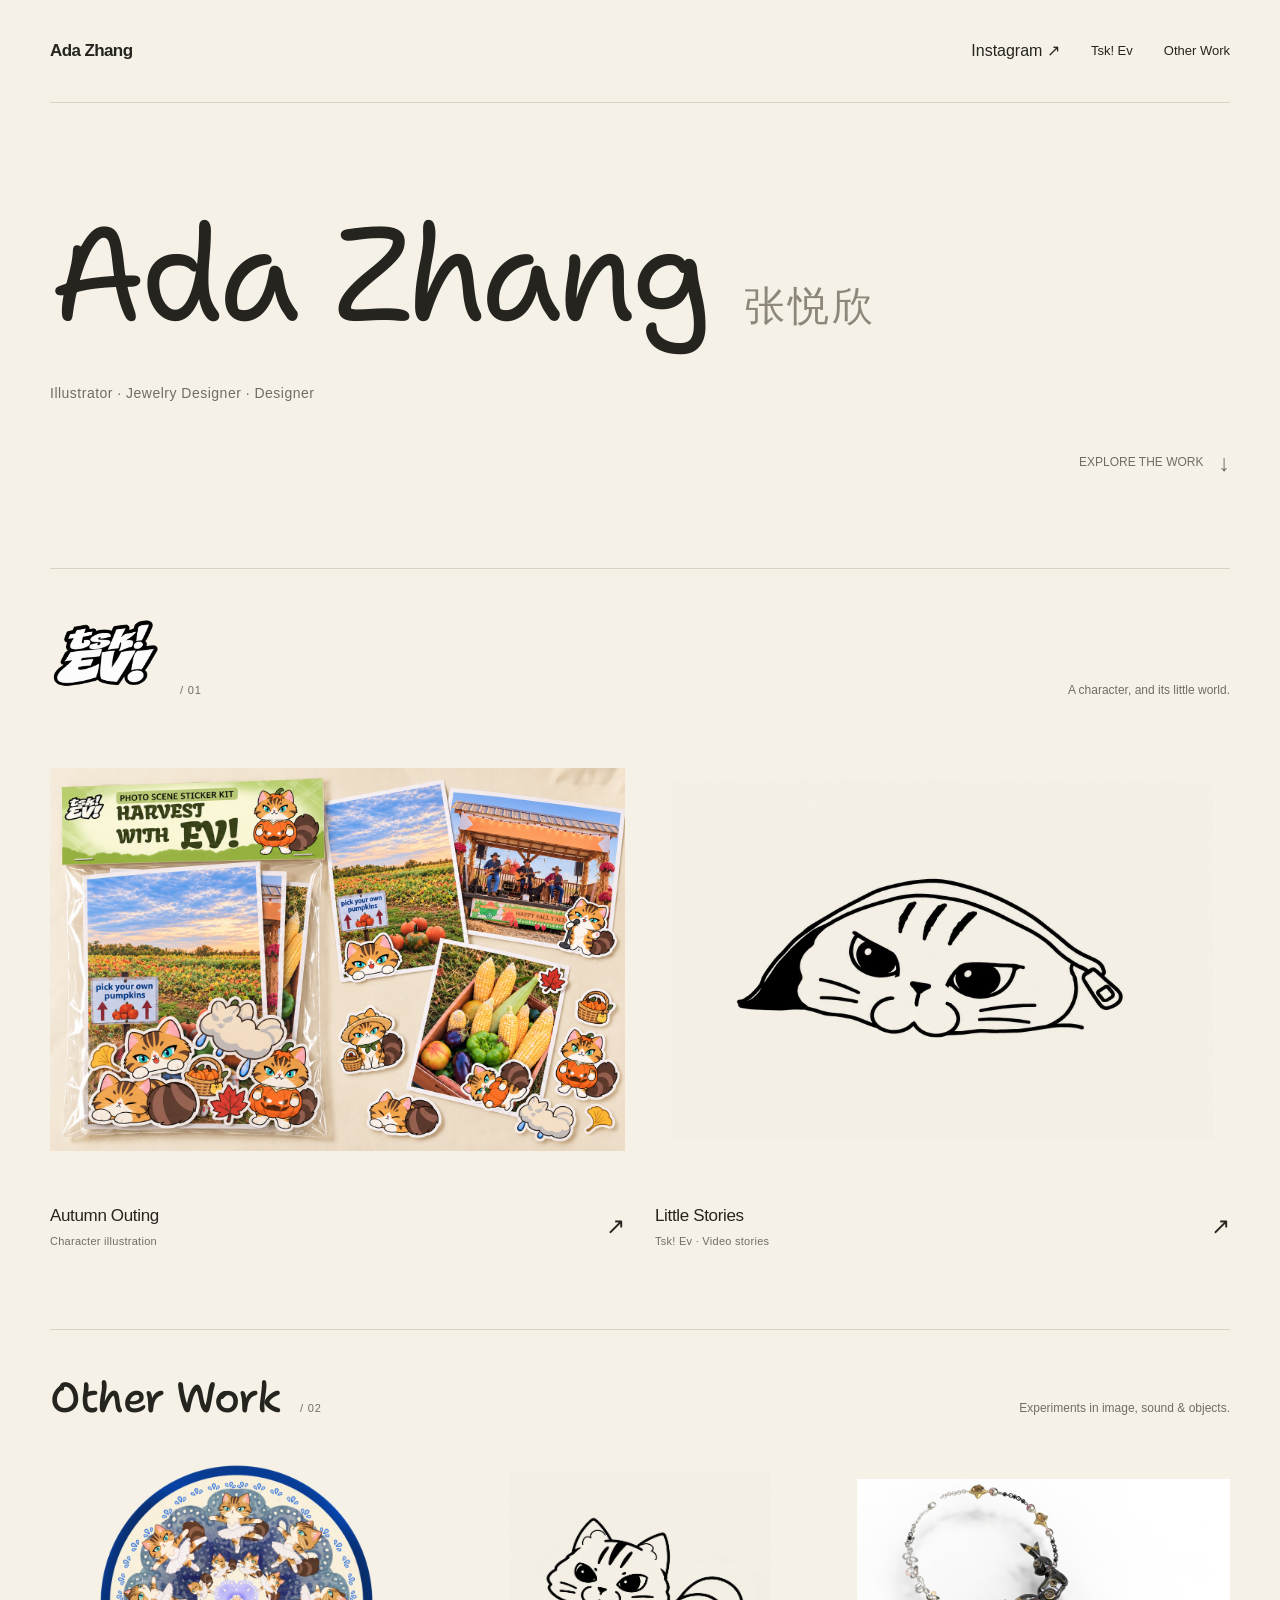
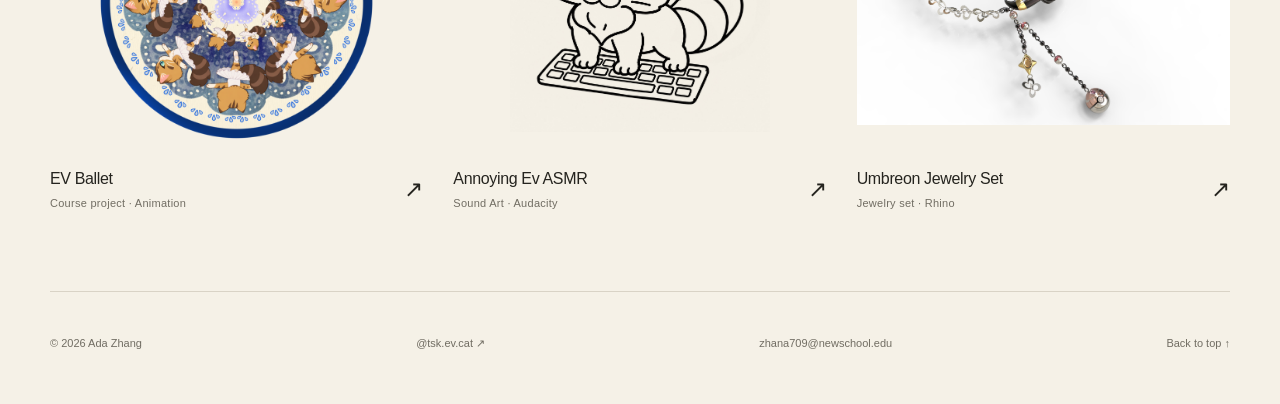
<file: index.html>
<!DOCTYPE html>
<html lang="en">
<head>
<meta charset="utf-8">
<meta name="viewport" content="width=device-width, initial-scale=1">
<title>Portfolio | Ada Zhang</title>
<meta name="description" content="Ada Zhang — illustration, jewelry and design. Selected portfolio.">
<link rel="stylesheet" href="style.css">
</head>
<body>
<a class="skip" href="#main">Skip to content</a>
<div class="wrap">
<header class="topbar">
<a class="wordmark" href="index.html">Ada Zhang</a>
<nav class="nav" aria-label="Main navigation">
<a class="instagram-link" href="https://www.instagram.com/tsk.ev.cat/" target="_blank" rel="noopener noreferrer">Instagram ↗</a>
<a href="index.html#tskev">Tsk! Ev</a>
<a href="index.html#other-work">Other Work</a>

</nav>
</header>
<main id="main">
<section class="hero" id="top">
<div class="hero-name">
<h1>Ada Zhang</h1>
<span class="chinese" lang="zh">张悦欣</span>
</div>
<p class="roles">Illustrator · Jewelry Designer · Designer</p>
<div class="hero-bottom">

<a class="scroll-note" href="#tskev">EXPLORE THE WORK <span class="arrow" aria-hidden="true">↓</span>
</a>
</div>
</section>
<section class="section" id="tskev" aria-labelledby="tskev-title">
<div class="section-head">
<div class="section-title">
<h2 id="tskev-title"><img class="brand-logo" src="images/tsk-ev-logo.png" alt="Tsk! Ev" width="1400" height="1050"></h2>
<span class="section-number">/ 01</span>
</div>
<p class="section-description">A character, and its little world.</p>
</div>
<div class="grid two">
<a class="project" href="projects/ev-autumn.html" aria-label="View Autumn Outing">
<div class="project-art portfolio-cover"><img src="images/autumn-kit-mockup.png" alt="Autumn photo scene sticker kit with green header, clear bag containing photo prints and white-bordered EV stickers."></div>
<div class="project-info">
<div>
<h3 class="project-title">Autumn Outing</h3>
<p class="project-category">Character illustration</p>
</div>
<span class="arrow" aria-hidden="true">↗</span>
</div>
</a>
<a class="project" href="projects/ev-stories.html" aria-label="View Little Stories">
<div class="project-art">
<img src="images/ev-expression.jpg" alt="EV peeking from a carrier with drooping eyes and a large rounded muzzle." width="1536" height="1024" decoding="async">
</div>
<div class="project-info">
<div>
<h3 class="project-title">Little Stories</h3>
<p class="project-category">Tsk! Ev · Video stories</p>
</div>
<span class="arrow" aria-hidden="true">↗</span>
</div>
</a>
</div>
</section>
<section class="section" id="other-work" aria-labelledby="other-work-title">
<div class="section-head">
<div class="section-title">
<h2 id="other-work-title">Other Work</h2>
<span class="section-number">/ 02</span>
</div>
<p class="section-description">Experiments in image, sound & objects.</p>
</div>
<div class="grid three">
<a class="project" href="projects/animation.html" aria-label="View EV Ballet">
<div class="project-art portfolio-cover"><img src="images/ev-ballet-cover.png" alt="EV Ballet: dancing EV characters arranged around a blue and cream animation disc." loading="lazy"></div>
<div class="project-info">
<div>
<h3 class="project-title">EV Ballet</h3>
<p class="project-category">Course project · Animation</p>
</div>
<span class="arrow" aria-hidden="true">↗</span>
</div>
</a>
<a class="project" href="projects/sound.html" aria-label="View Annoying Ev ASMR">
<div class="project-art"><img src="images/ev-keyboard-cover.jpg" alt="EV standing on a computer keyboard with a mischievous expression." width="1254" height="1254" loading="lazy"></div>
<div class="project-info">
<div>
<h3 class="project-title">Annoying Ev ASMR</h3>
<p class="project-category">Sound Art · Audacity</p>
</div>
<span class="arrow" aria-hidden="true">↗</span>
</div>
</a>
<a class="project" href="projects/jewelry.html" aria-label="View Umbreon Jewelry Set">
<div class="project-art portfolio-cover"><img src="images/umbreon-necklace.jpg" alt="Umbreon necklace rendering, part of a coordinated ring and necklace jewelry set." loading="lazy"></div>
<div class="project-info">
<div>
<h3 class="project-title">Umbreon Jewelry Set</h3>
<p class="project-category">Jewelry set · Rhino</p>
</div>
<span class="arrow" aria-hidden="true">↗</span>
</div>
</a>
</div>
</section>
</main>
<footer class="footer">
<span>© 2026 Ada Zhang</span>
<a href="https://www.instagram.com/tsk.ev.cat/" target="_blank" rel="noopener noreferrer">@tsk.ev.cat ↗</a>

<a href="mailto:zhana709@newschool.edu">zhana709@newschool.edu</a>
<a href="#top">Back to top ↑</a>
</footer>
</div>
</body>
</html>
</file>
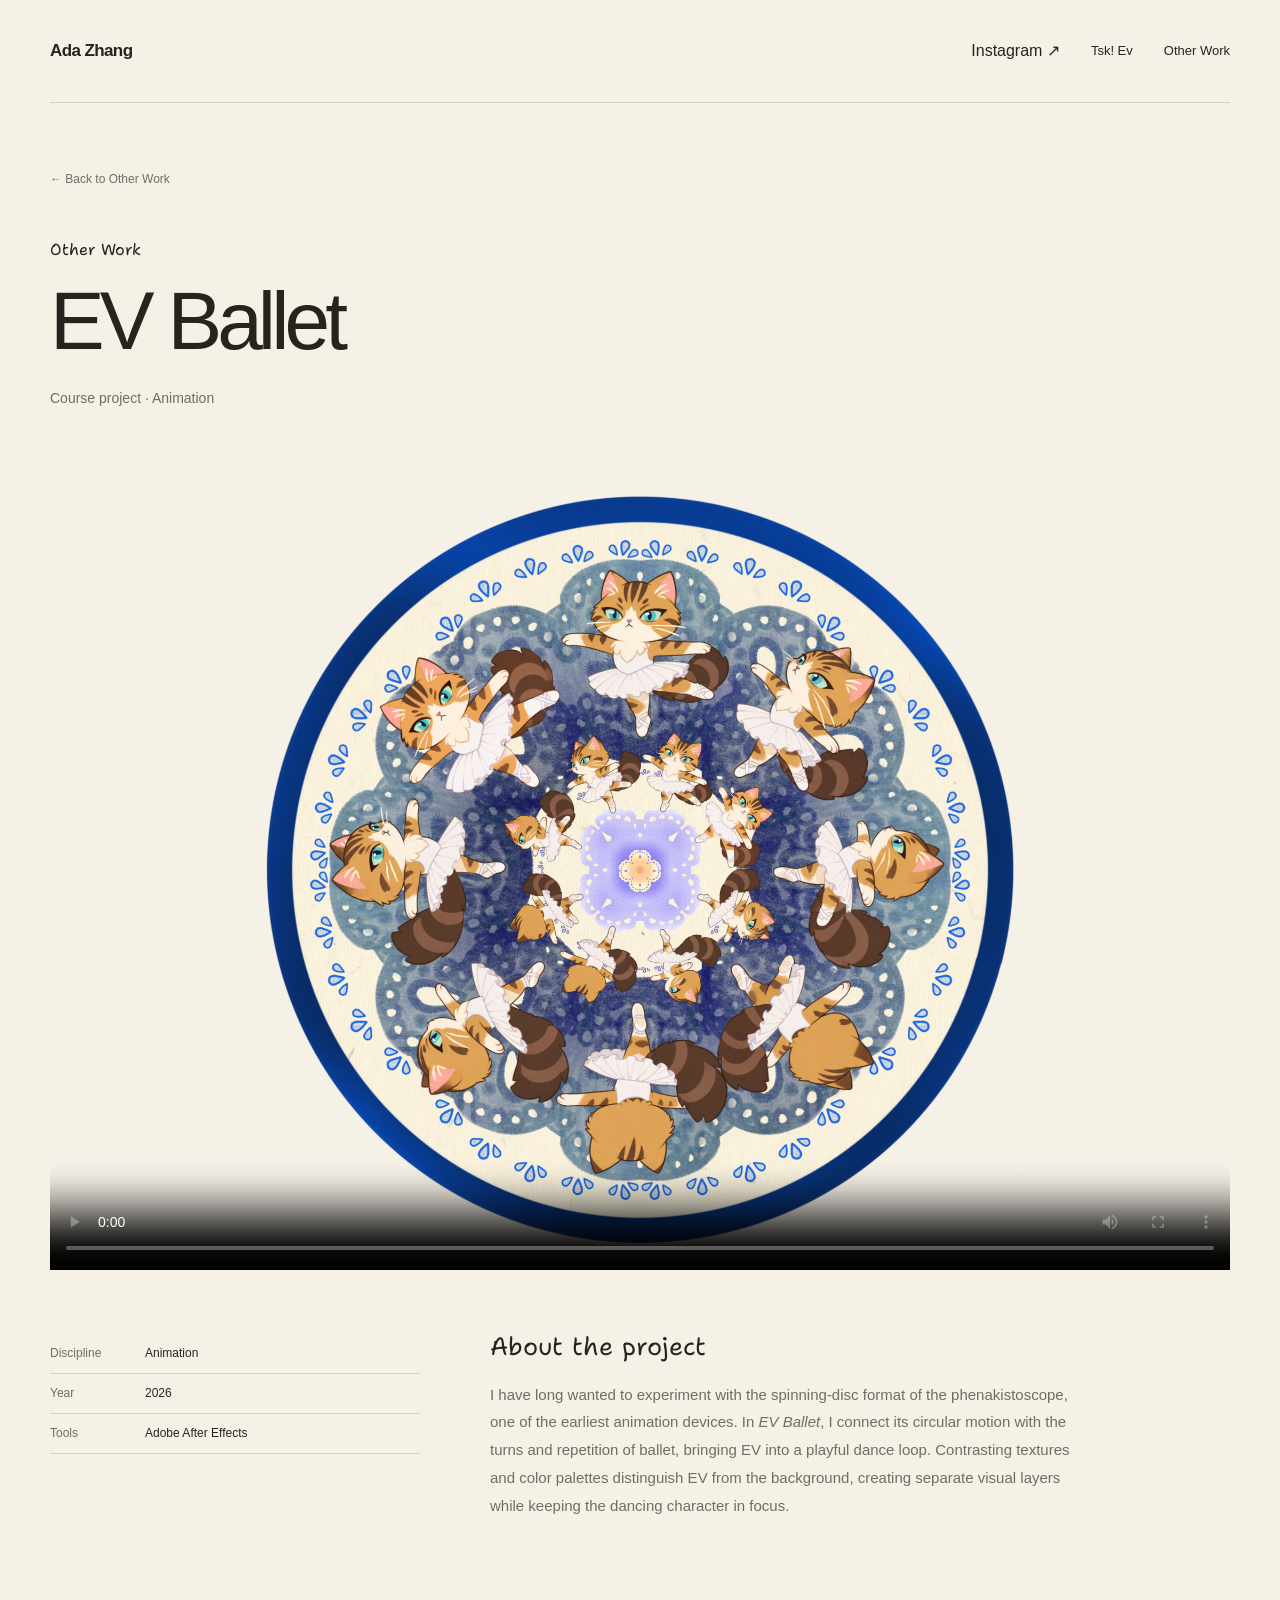
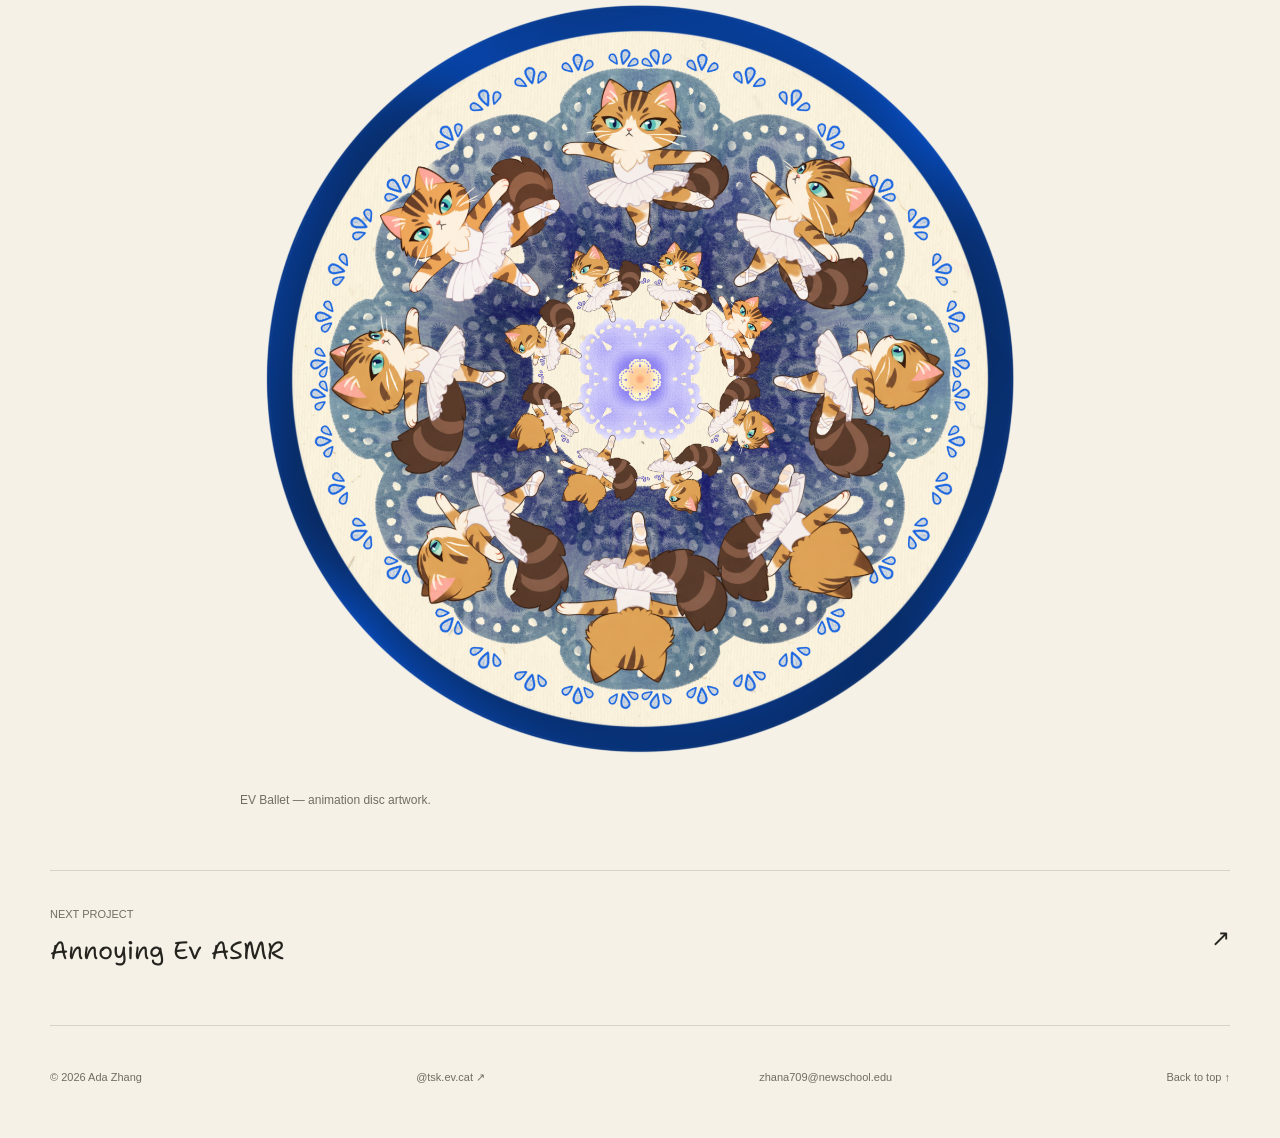
<file: projects/animation.html>
<!DOCTYPE html>
<html lang="en">
<head>
<meta charset="utf-8">
<meta name="viewport" content="width=device-width, initial-scale=1">
<title>EV Ballet | Ada Zhang</title>
<meta name="description" content="Ada Zhang — illustration, jewelry and design. Selected portfolio.">
<link rel="stylesheet" href="../style.css">
</head>
<body>
<a class="skip" href="#main">Skip to content</a>
<div class="wrap">
<header class="topbar">
<a class="wordmark" href="../index.html">Ada Zhang</a>
<nav class="nav" aria-label="Main navigation">
<a class="instagram-link" href="https://www.instagram.com/tsk.ev.cat/" target="_blank" rel="noopener noreferrer">Instagram ↗</a>
<a href="../index.html#tskev">Tsk! Ev</a>
<a href="../index.html#other-work">Other Work</a>

</nav>
</header>
<main id="main">
<section class="detail-head" id="top">
<a class="breadcrumb" href="../index.html#other-work">← Back to Other Work</a>
<p class="detail-kicker">Other Work</p>
<h1>EV Ballet</h1>
<p class="detail-subtitle">Course project · Animation</p>
</section>
<div class="course-video"><video controls playsinline preload="metadata" poster="../images/ev-ballet-cover.png" aria-label="EV Ballet animation"><source src="../media/ada-a2-animation.mp4" type="video/mp4">Your browser cannot play this video. <a href="../media/ada-a2-animation.mp4">Download EV Ballet</a>.</video></div>
<section class="project-description" aria-label="Project information"><dl class="metadata"><div><dt>Discipline</dt><dd>Animation</dd></div><div><dt>Year</dt><dd>2026</dd></div><div><dt>Tools</dt><dd>Adobe After Effects</dd></div></dl><div class="copy"><h2>About the project</h2><p>I have long wanted to experiment with the spinning-disc format of the phenakistoscope, one of the earliest animation devices. In <em>EV Ballet</em>, I connect its circular motion with the turns and repetition of ballet, bringing EV into a playful dance loop. Contrasting textures and color palettes distinguish EV from the background, creating separate visual layers while keeping the dancing character in focus.</p></div></section><figure class="project-figure ballet-still"><img src="../images/ev-ballet-cover.png" alt="EV in ballet poses arranged in concentric circles on a blue and cream patterned animation disc." width="3000" height="3000" loading="lazy"><figcaption>EV Ballet — animation disc artwork.</figcaption></figure>
<a class="next-project" href="sound.html">
<div>
<span class="next-label">NEXT PROJECT</span>
<span class="next-title">Annoying Ev ASMR</span>
</div>
<span class="arrow" aria-hidden="true">↗</span>
</a>
</main>
<footer class="footer">
<span>© 2026 Ada Zhang</span>
<a href="https://www.instagram.com/tsk.ev.cat/" target="_blank" rel="noopener noreferrer">@tsk.ev.cat ↗</a>

<a href="mailto:zhana709@newschool.edu">zhana709@newschool.edu</a>
<a href="#top">Back to top ↑</a>
</footer>
</div>
</body>
</html>
</file>
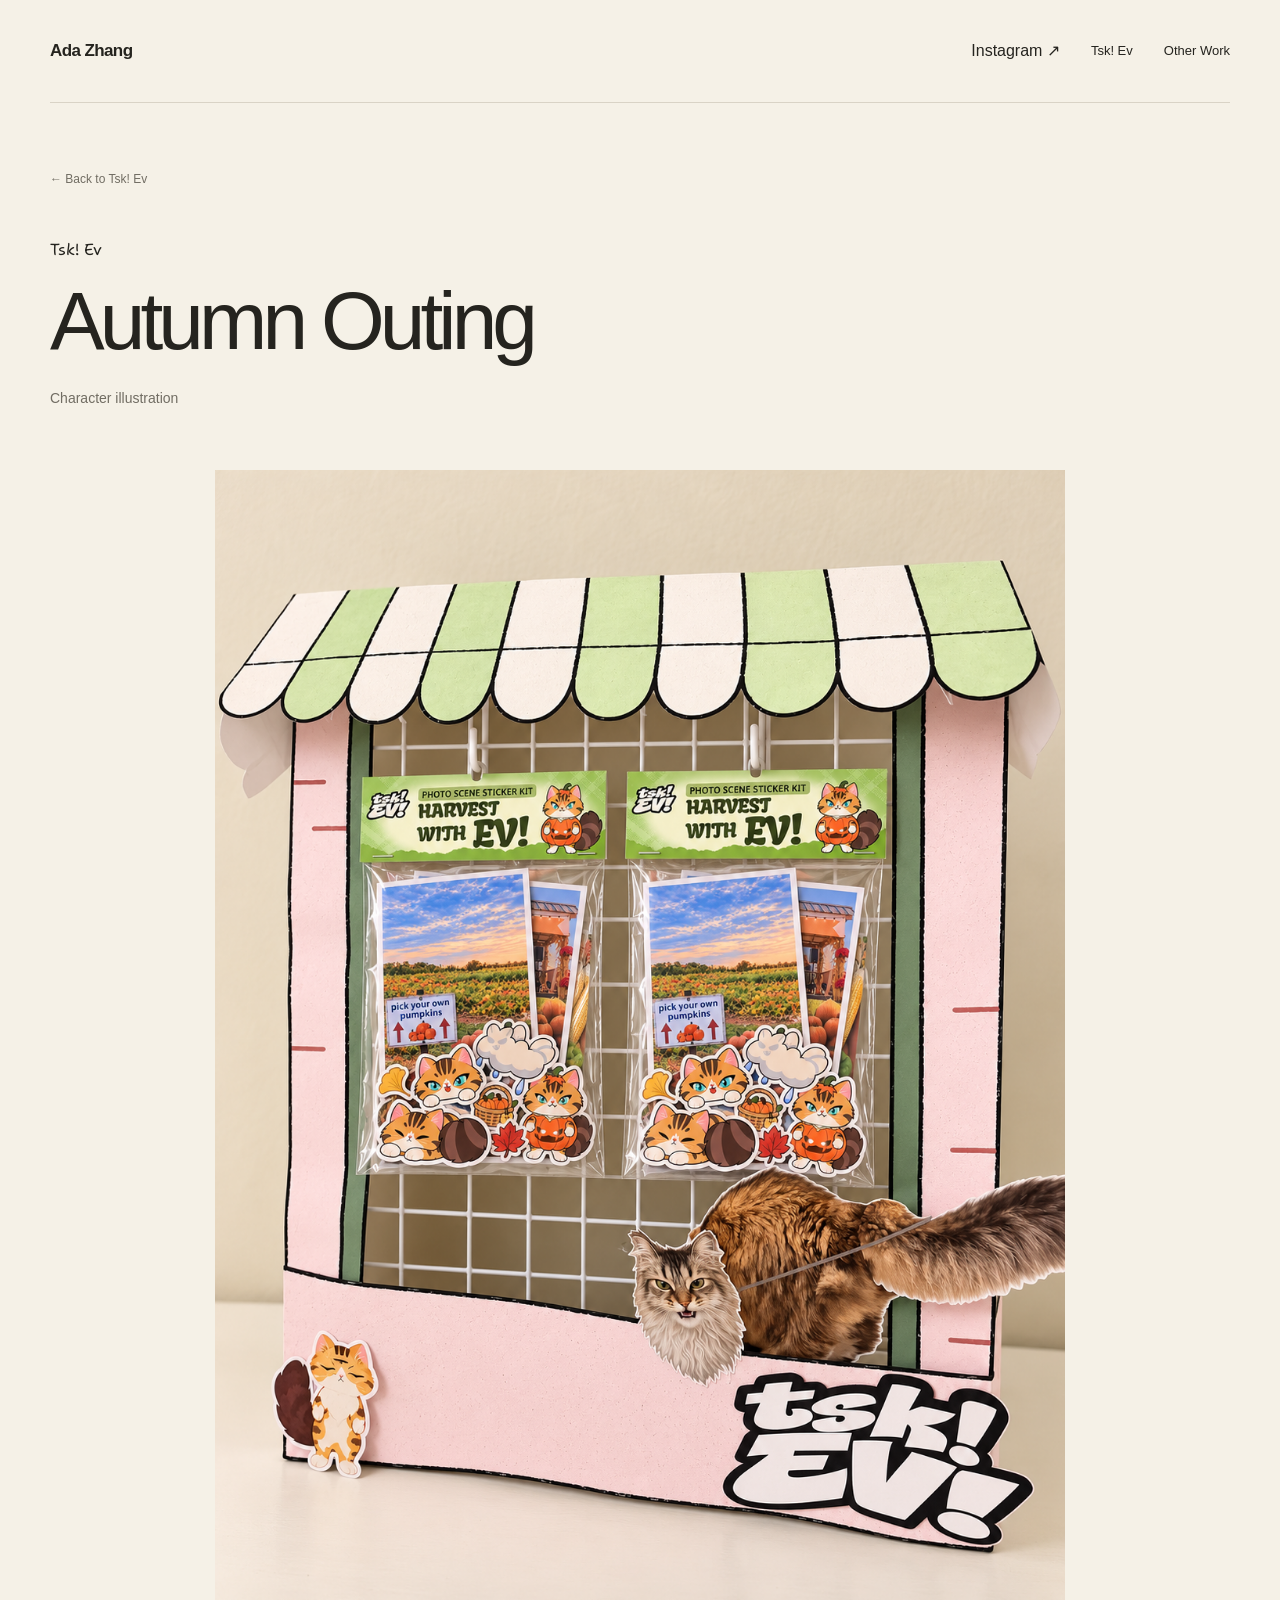
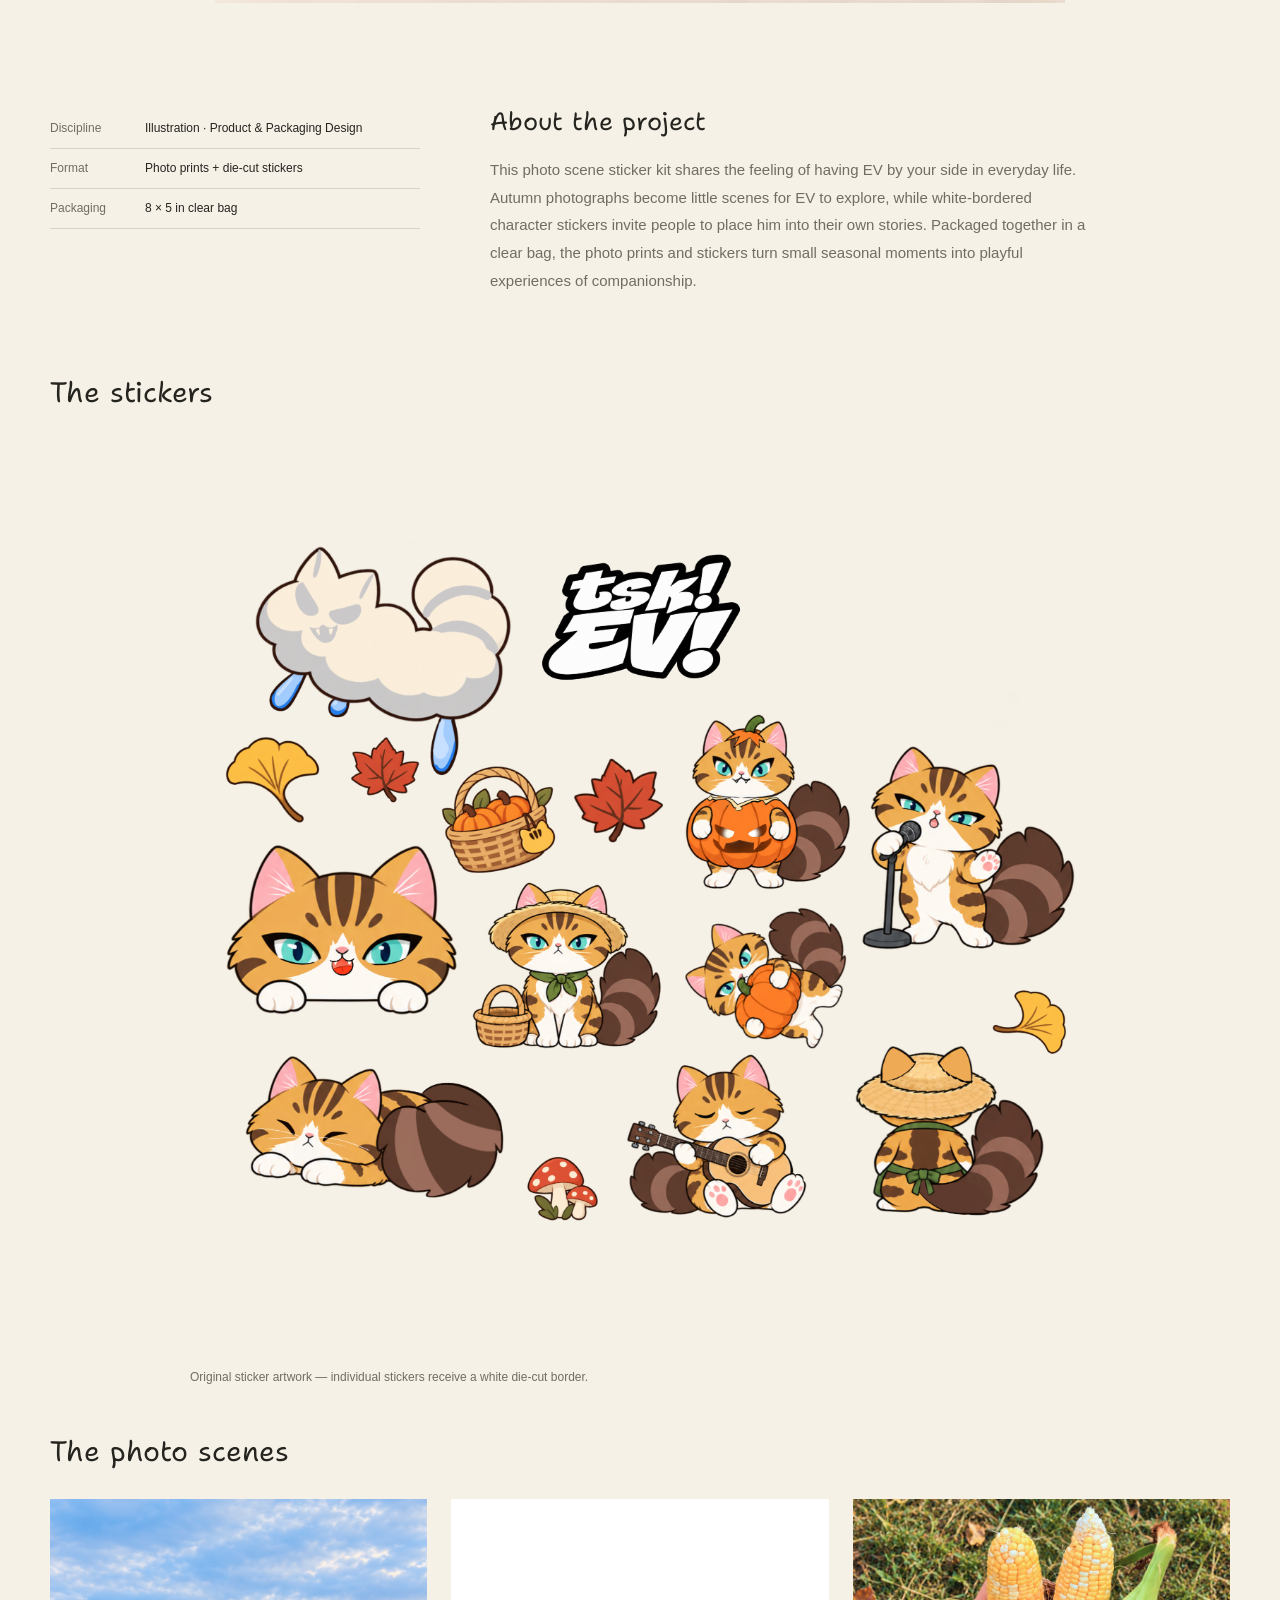
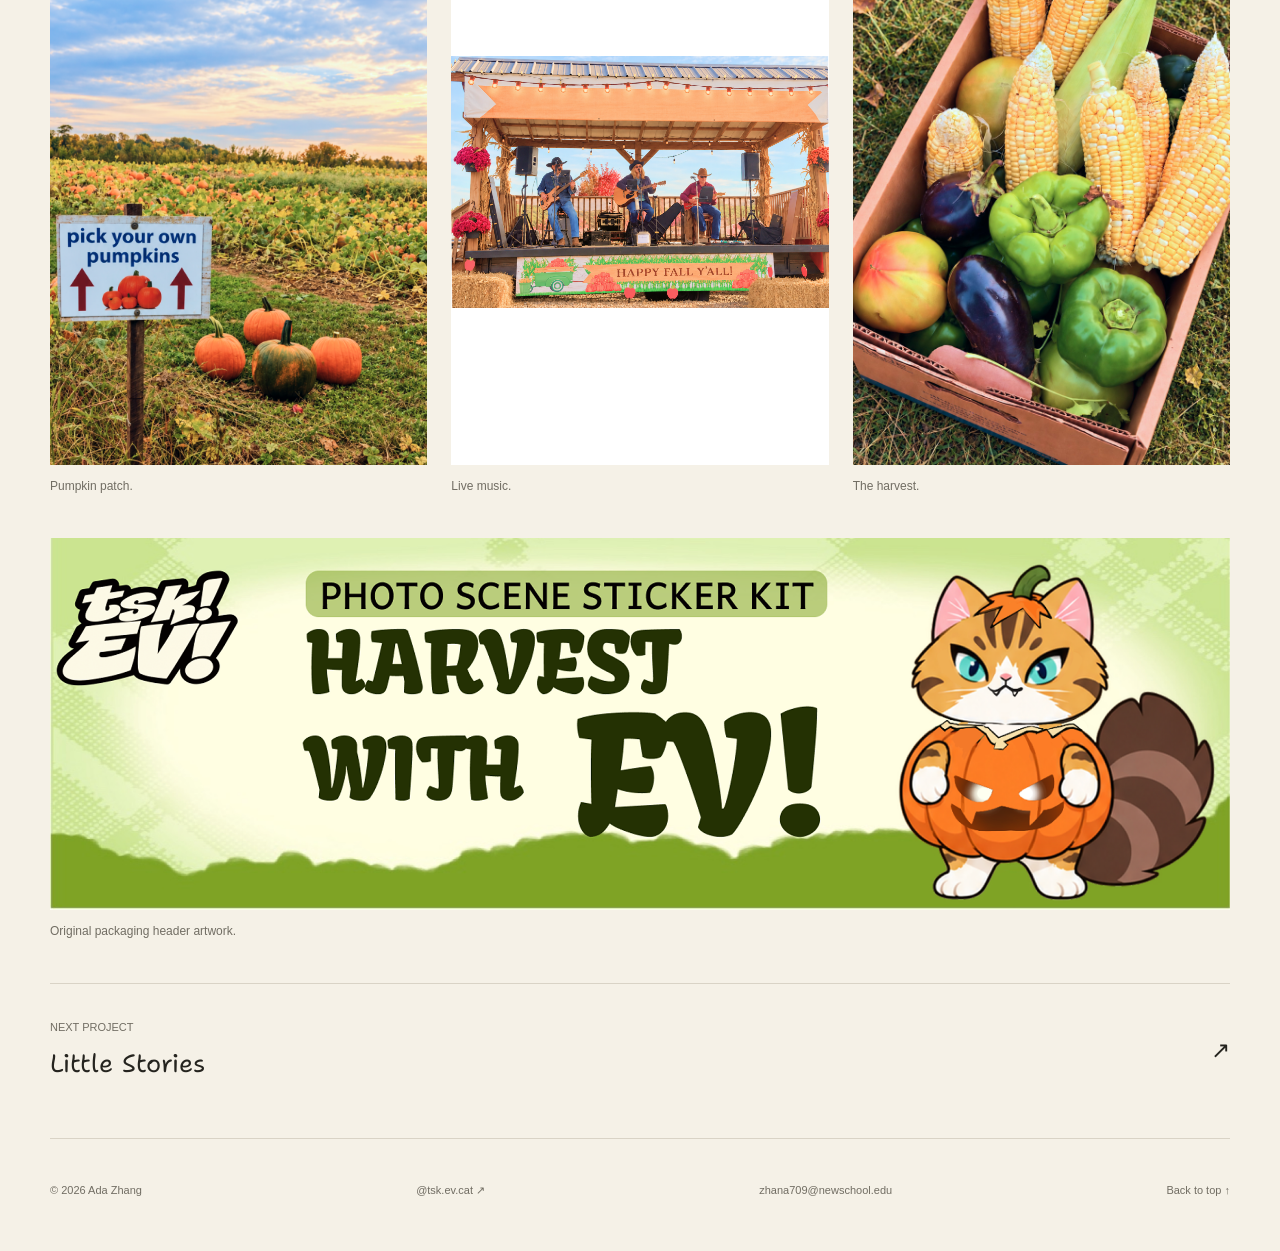
<file: projects/ev-autumn.html>
<!DOCTYPE html>
<html lang="en">
<head>
<meta charset="utf-8">
<meta name="viewport" content="width=device-width, initial-scale=1">
<title>Autumn Outing | Ada Zhang</title>
<meta name="description" content="Ada Zhang — illustration, jewelry and design. Selected portfolio.">
<link rel="stylesheet" href="../style.css">
</head>
<body>
<a class="skip" href="#main">Skip to content</a>
<div class="wrap">
<header class="topbar">
<a class="wordmark" href="../index.html">Ada Zhang</a>
<nav class="nav" aria-label="Main navigation">
<a class="instagram-link" href="https://www.instagram.com/tsk.ev.cat/" target="_blank" rel="noopener noreferrer">Instagram ↗</a>
<a href="../index.html#tskev">Tsk! Ev</a>
<a href="../index.html#other-work">Other Work</a>

</nav>
</header>
<main id="main">
<section class="detail-head" id="top">
<a class="breadcrumb" href="../index.html#tskev">← Back to Tsk! Ev</a>
<p class="detail-kicker">Tsk! Ev</p>
<h1>Autumn Outing</h1>
<p class="detail-subtitle">Character illustration</p>
</section><figure class="project-figure autumn-display"><img src="../images/autumn-display-mockup.png" alt="Pink handmade shop-style display rack with green striped awning and two autumn photo-and-sticker kits." loading="lazy"></figure><section class="project-description" aria-label="Project information"><dl class="metadata"><div><dt>Discipline</dt><dd>Illustration · Product &amp; Packaging Design</dd></div><div><dt>Format</dt><dd>Photo prints + die-cut stickers</dd></div><div><dt>Packaging</dt><dd>8 × 5 in clear bag</dd></div></dl><div class="copy"><h2>About the project</h2><p>This photo scene sticker kit shares the feeling of having EV by your side in everyday life. Autumn photographs become little scenes for EV to explore, while white-bordered character stickers invite people to place him into their own stories. Packaged together in a clear bag, the photo prints and stickers turn small seasonal moments into playful experiences of companionship.</p></div></section><section aria-label="Sticker artwork"><h2 class="gallery-heading">The stickers</h2><figure class="project-figure sticker-sheet"><img src="../images/autumn-sticker-art.png" alt="Original full-colour EV autumn sticker designs, including straw hats, pumpkins, music, leaves and mushrooms." loading="lazy"><figcaption>Original sticker artwork — individual stickers receive a white die-cut border.</figcaption></figure></section><section aria-label="Photo prints"><h2 class="gallery-heading">The photo scenes</h2><div class="photo-scenes"><figure class="project-figure "><img src="../images/autumn-pumpkins.png" alt="Pumpkin field beneath an autumn sunset." loading="lazy"><figcaption>Pumpkin patch.</figcaption></figure><figure class="project-figure "><img src="../images/autumn-band.png" alt="Three musicians performing on an outdoor autumn stage." loading="lazy"><figcaption>Live music.</figcaption></figure><figure class="project-figure "><img src="../images/autumn-harvest.jpg" alt="Fresh corn and vegetables in a box on grass." loading="lazy"><figcaption>The harvest.</figcaption></figure></div></section><figure class="project-figure "><img src="../images/autumn-header.png" alt="Green packaging header reading Photo Scene Sticker Kit, Harvest with EV." loading="lazy"><figcaption>Original packaging header artwork.</figcaption></figure><a class="next-project" href="ev-stories.html">
<div>
<span class="next-label">NEXT PROJECT</span>
<span class="next-title">Little Stories</span>
</div>
<span class="arrow" aria-hidden="true">↗</span>
</a>
</main>
<footer class="footer">
<span>© 2026 Ada Zhang</span>
<a href="https://www.instagram.com/tsk.ev.cat/" target="_blank" rel="noopener noreferrer">@tsk.ev.cat ↗</a>

<a href="mailto:zhana709@newschool.edu">zhana709@newschool.edu</a>
<a href="#top">Back to top ↑</a>
</footer>
</div>
</body>
</html>
</file>
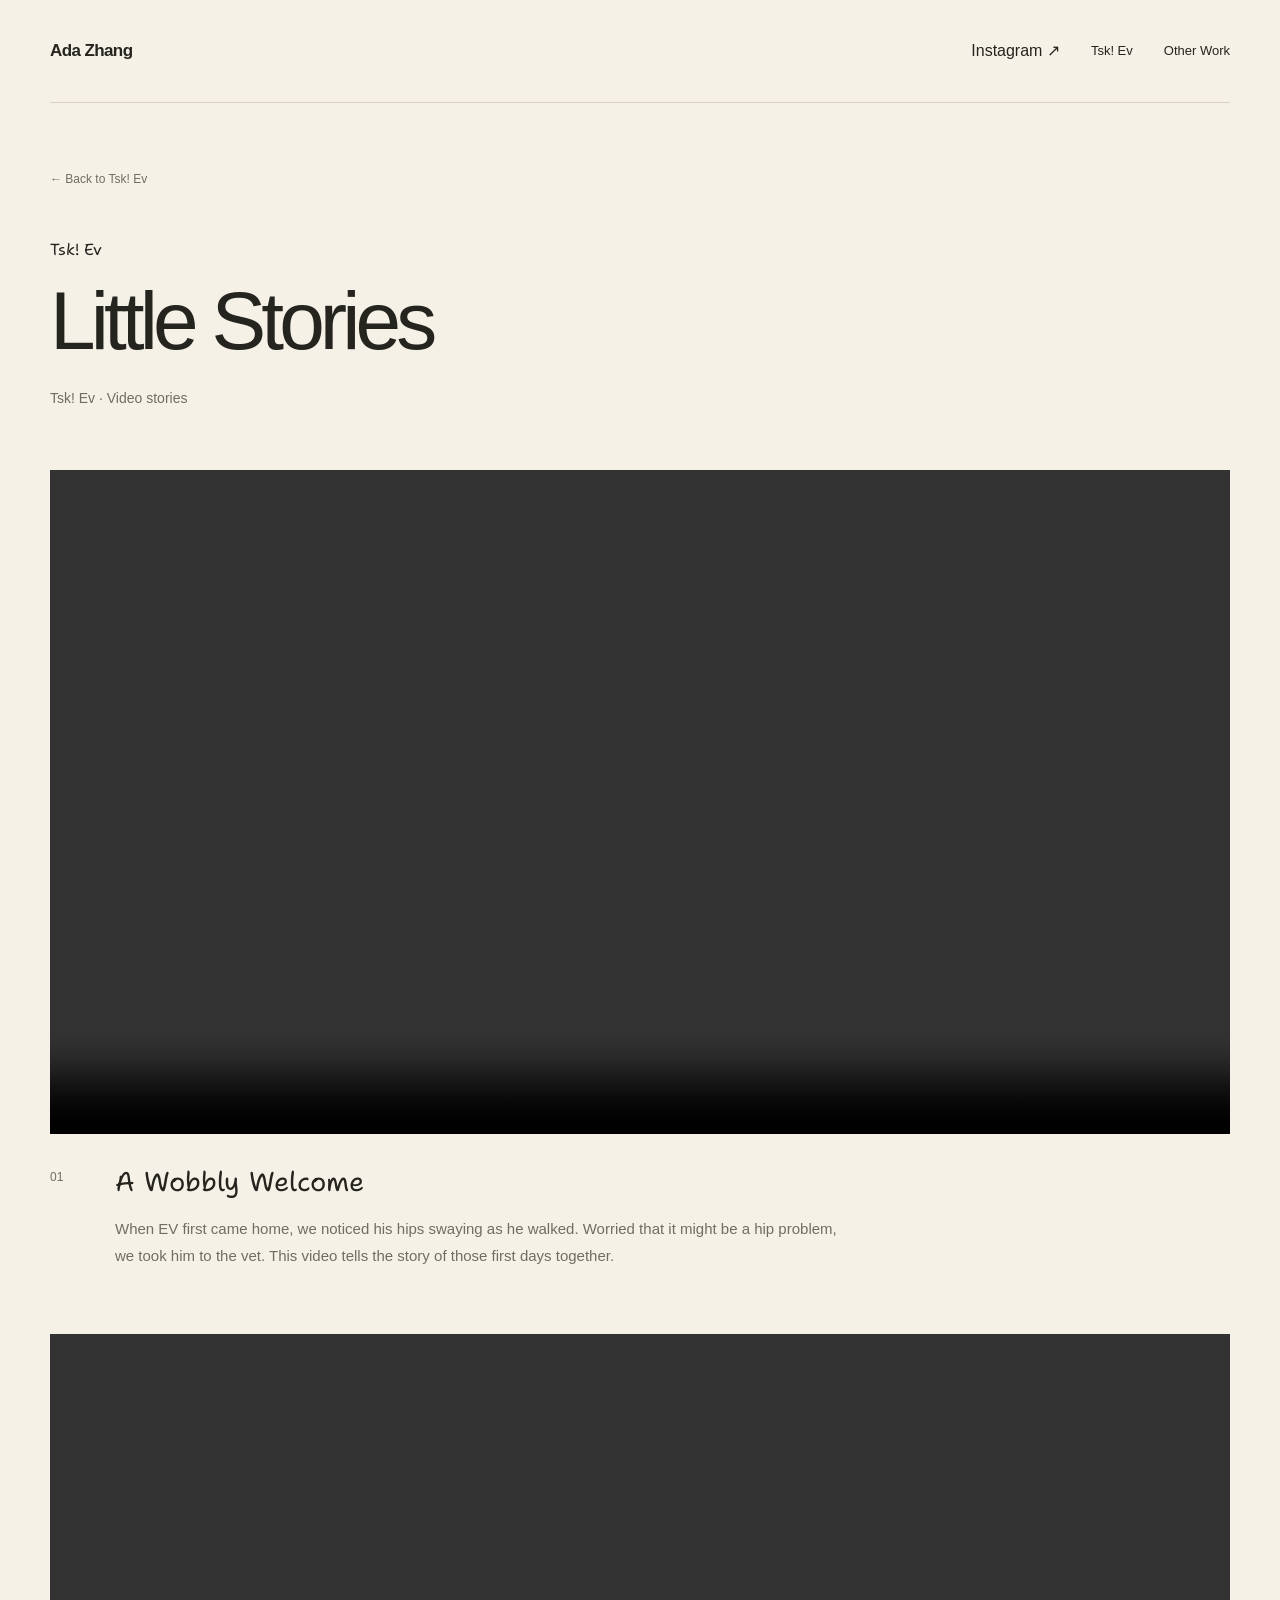
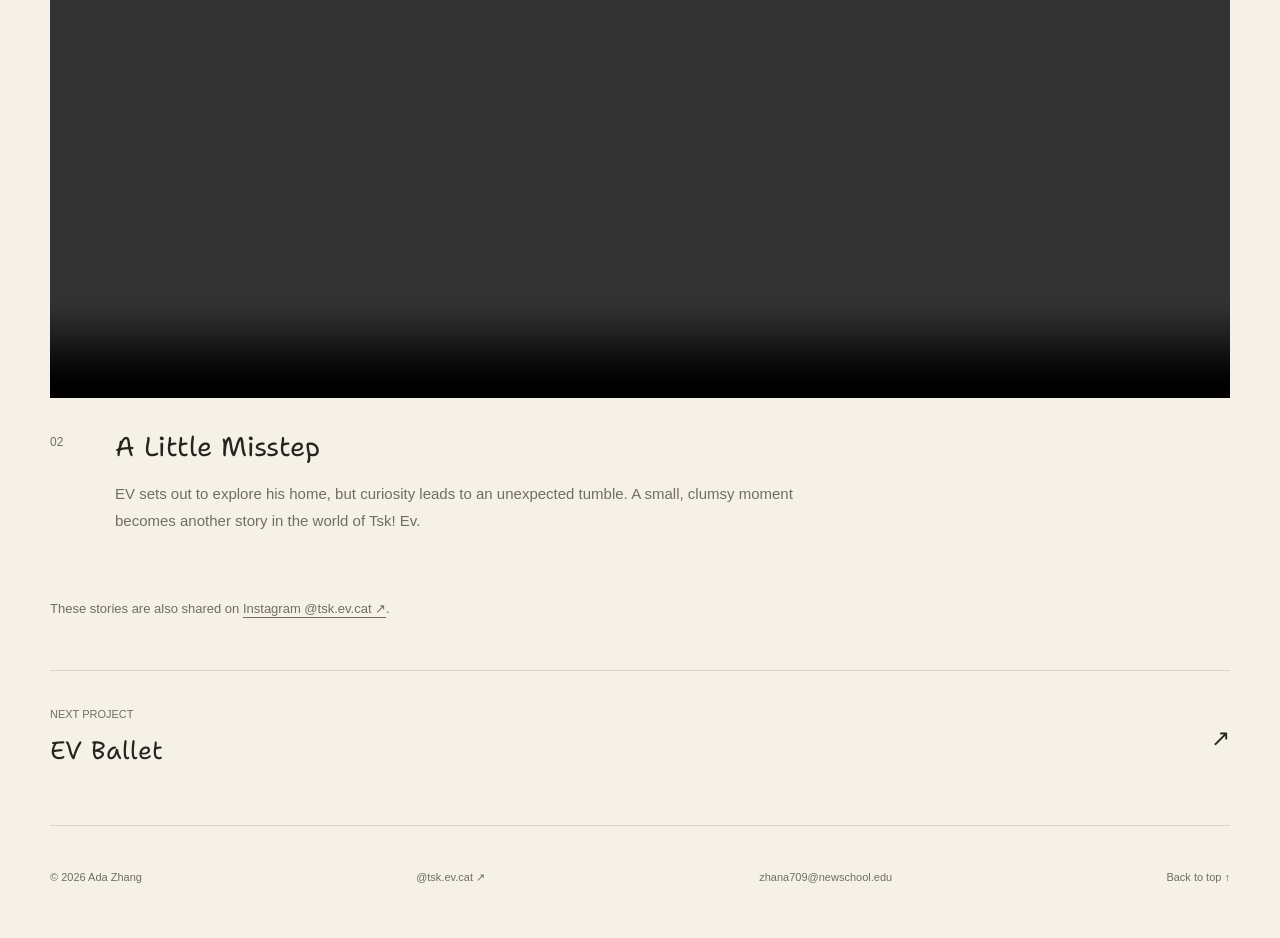
<file: projects/ev-stories.html>
<!DOCTYPE html>
<html lang="en">
<head>
<meta charset="utf-8">
<meta name="viewport" content="width=device-width, initial-scale=1">
<title>Tsk! Ev — Little Stories | Ada Zhang</title>
<meta name="description" content="Ada Zhang — illustration, jewelry and design. Selected portfolio.">
<link rel="stylesheet" href="../style.css">
</head>
<body>
<a class="skip" href="#main">Skip to content</a>
<div class="wrap">
<header class="topbar">
<a class="wordmark" href="../index.html">Ada Zhang</a>
<nav class="nav" aria-label="Main navigation">
<a class="instagram-link" href="https://www.instagram.com/tsk.ev.cat/" target="_blank" rel="noopener noreferrer">Instagram ↗</a>
<a href="../index.html#tskev">Tsk! Ev</a>
<a href="../index.html#other-work">Other Work</a>

</nav>
</header>
<main id="main">
<section class="detail-head" id="top">
<a class="breadcrumb" href="../index.html#tskev">← Back to Tsk! Ev</a>
<p class="detail-kicker">Tsk! Ev</p>
<h1>Little Stories</h1>
<p class="detail-subtitle">Tsk! Ev · Video stories</p>
</section>
<section class="video-story left-aligned" aria-labelledby="first-home-title">
<video controls playsinline preload="metadata" aria-label="EV's first days at home and the trip to the vet"><source src="../media/ev-first-home-web.mp4" type="video/mp4">Your browser cannot play this video. <a href="../media/ev-first-home-web.mp4">Download the video</a>.</video>
<div class="story-caption"><span class="story-number">01</span><div><h2 id="first-home-title">A Wobbly Welcome</h2><p>When EV first came home, we noticed his hips swaying as he walked. Worried that it might be a hip problem, we took him to the vet. This video tells the story of those first days together.</p></div></div>
</section>
<section class="video-story left-aligned" aria-labelledby="exploring-title">
<video controls playsinline preload="metadata" aria-label="EV explores home and takes an unexpected tumble"><source src="../media/ev-exploring.mp4" type="video/mp4">Your browser cannot play this video. <a href="../media/ev-exploring.mp4">Download the video</a>.</video>
<div class="story-caption"><span class="story-number">02</span><div><h2 id="exploring-title">A Little Misstep</h2><p>EV sets out to explore his home, but curiosity leads to an unexpected tumble. A small, clumsy moment becomes another story in the world of Tsk! Ev.</p></div></div>
</section>
<p class="instagram-note">These stories are also shared on <a href="https://www.instagram.com/tsk.ev.cat/" target="_blank" rel="noopener noreferrer">Instagram @tsk.ev.cat ↗</a>.</p>
<a class="next-project" href="animation.html">
<div>
<span class="next-label">NEXT PROJECT</span>
<span class="next-title">EV Ballet</span>
</div>
<span class="arrow" aria-hidden="true">↗</span>
</a>
</main>
<footer class="footer">
<span>© 2026 Ada Zhang</span>
<a href="https://www.instagram.com/tsk.ev.cat/" target="_blank" rel="noopener noreferrer">@tsk.ev.cat ↗</a>

<a href="mailto:zhana709@newschool.edu">zhana709@newschool.edu</a>
<a href="#top">Back to top ↑</a>
</footer>
</div>
</body>
</html>
</file>
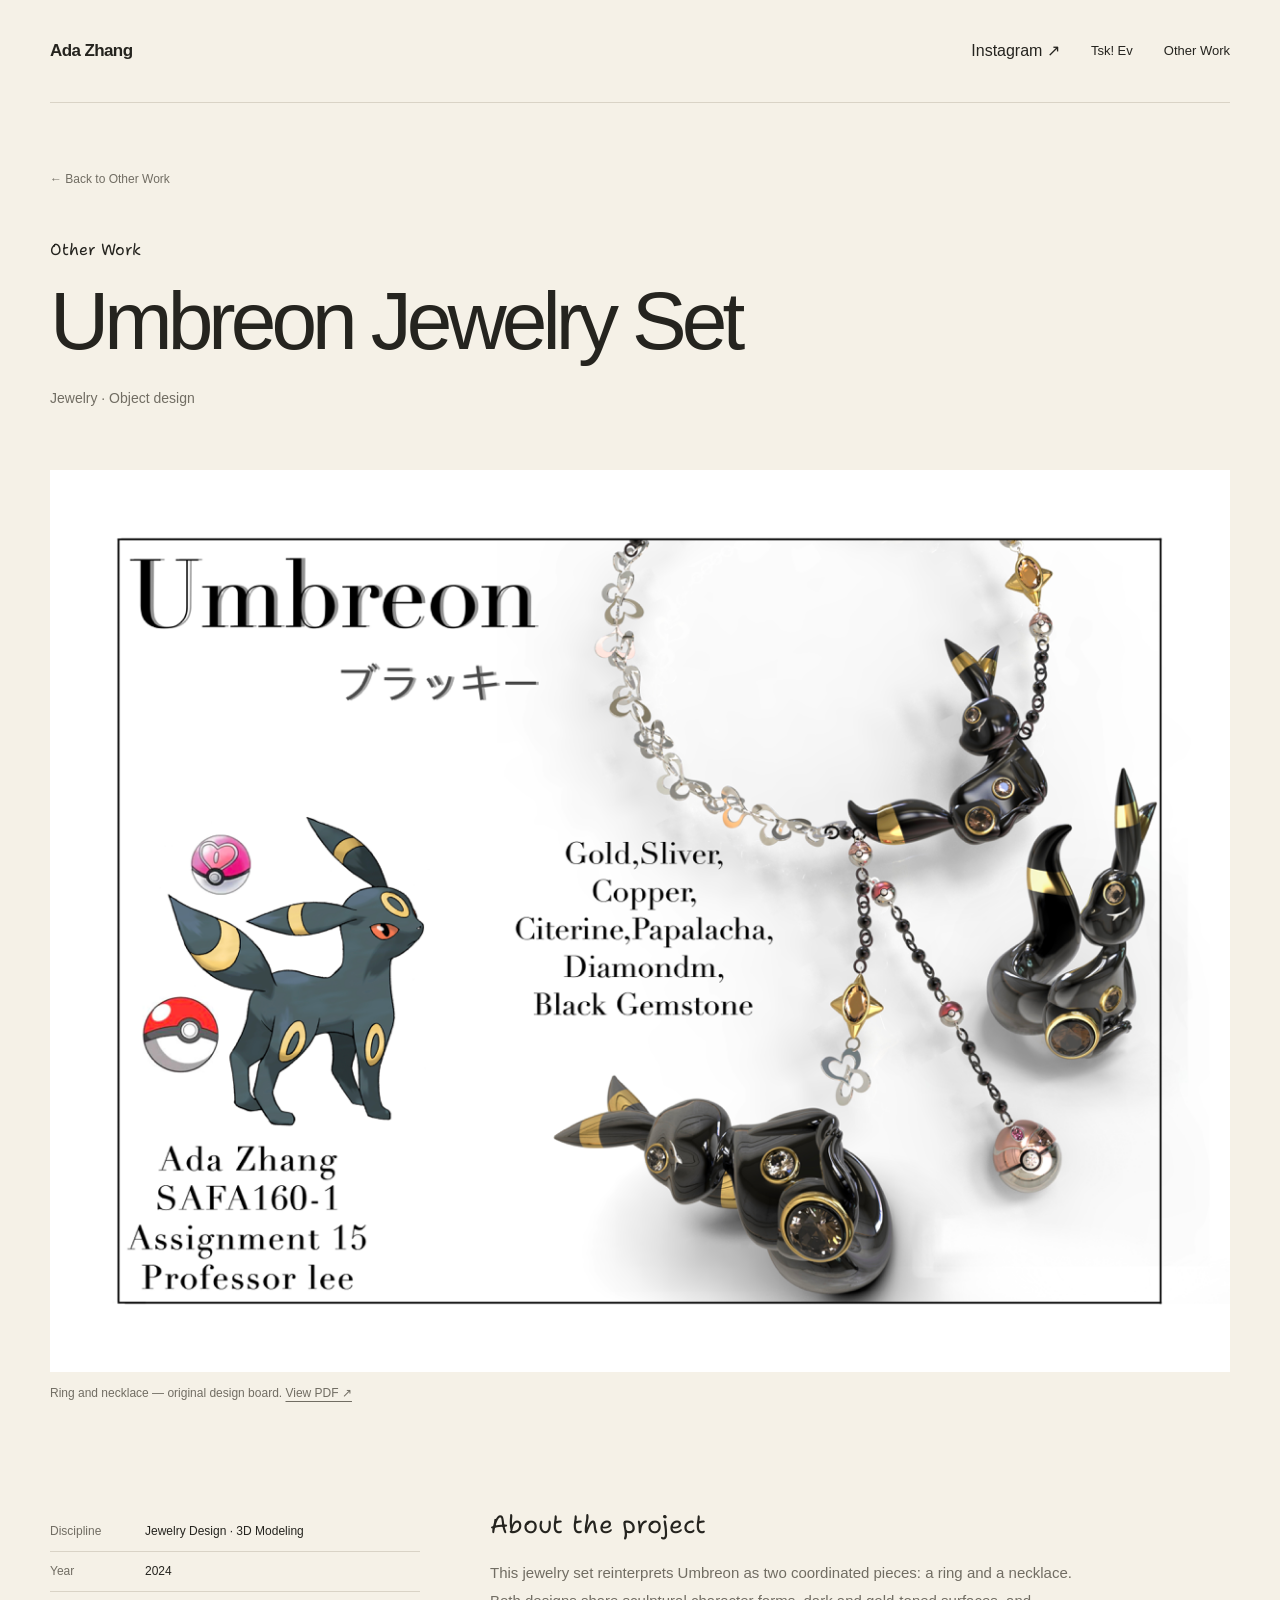
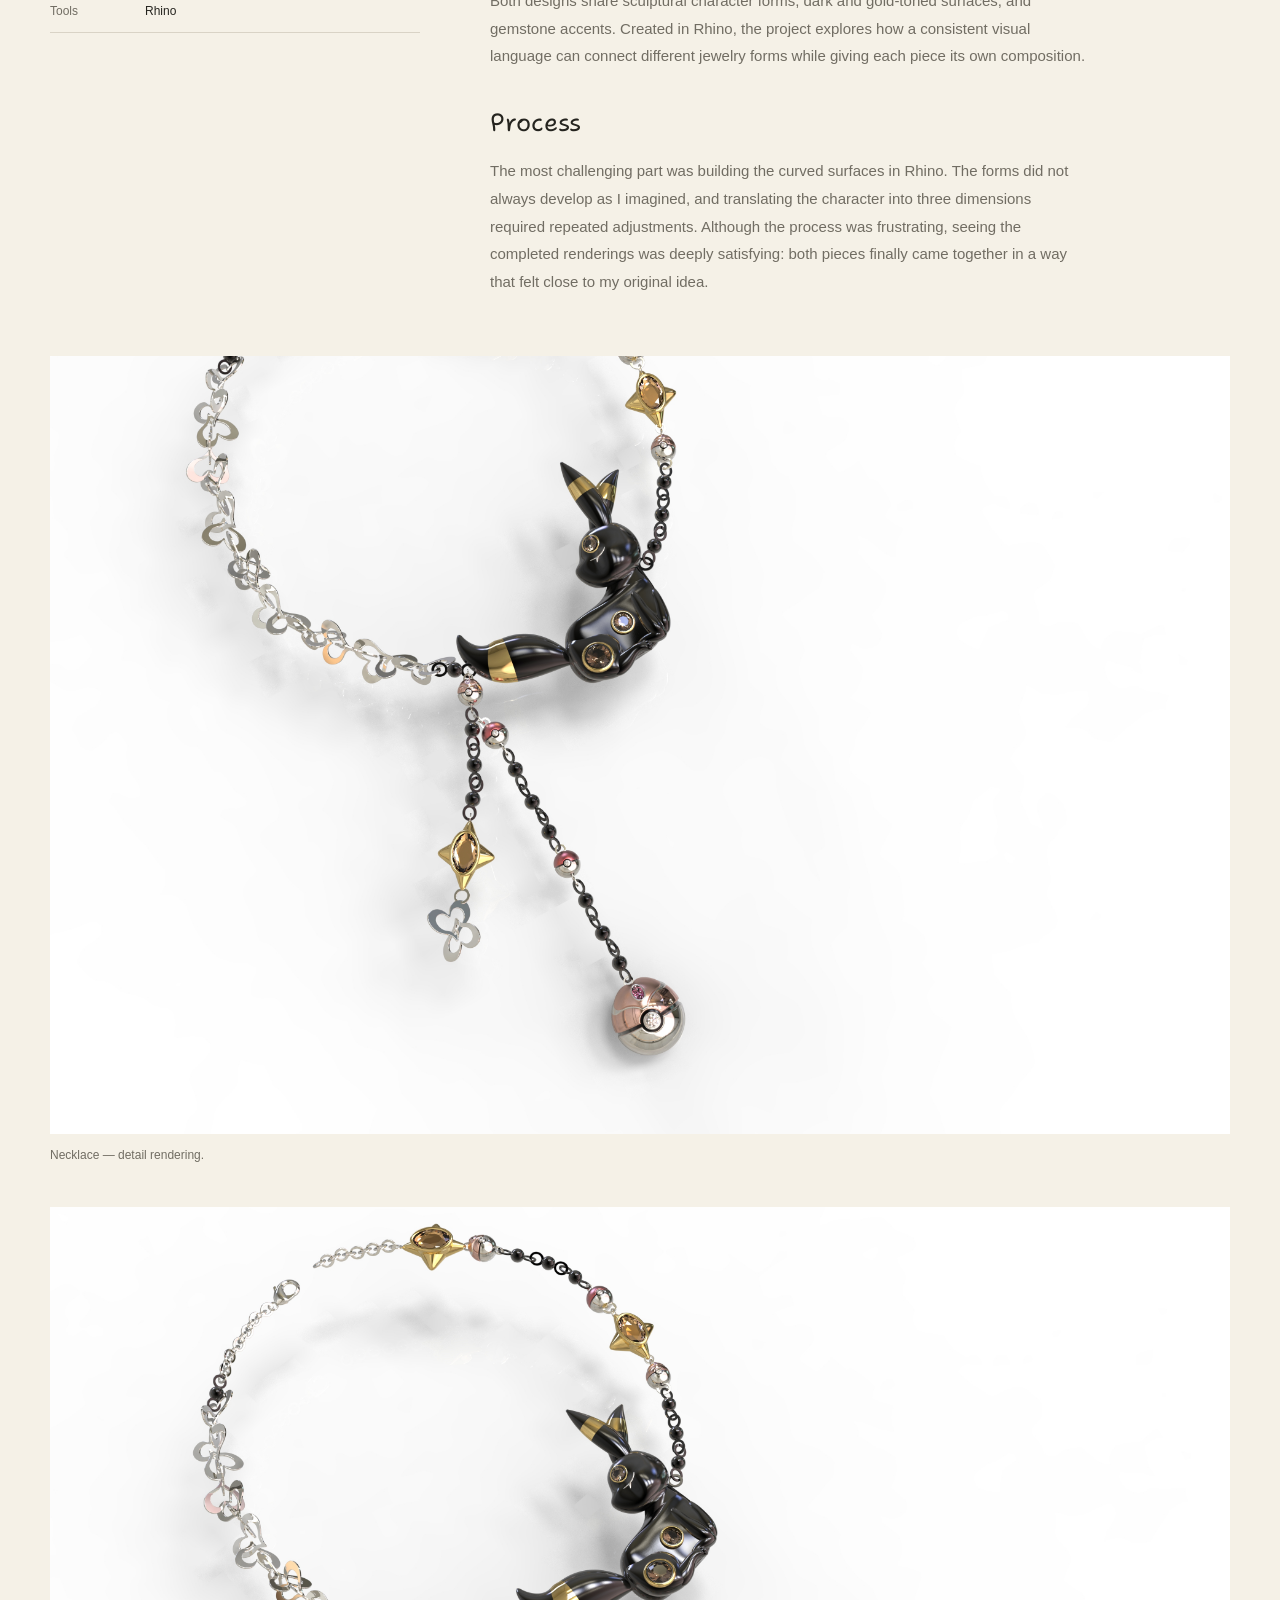
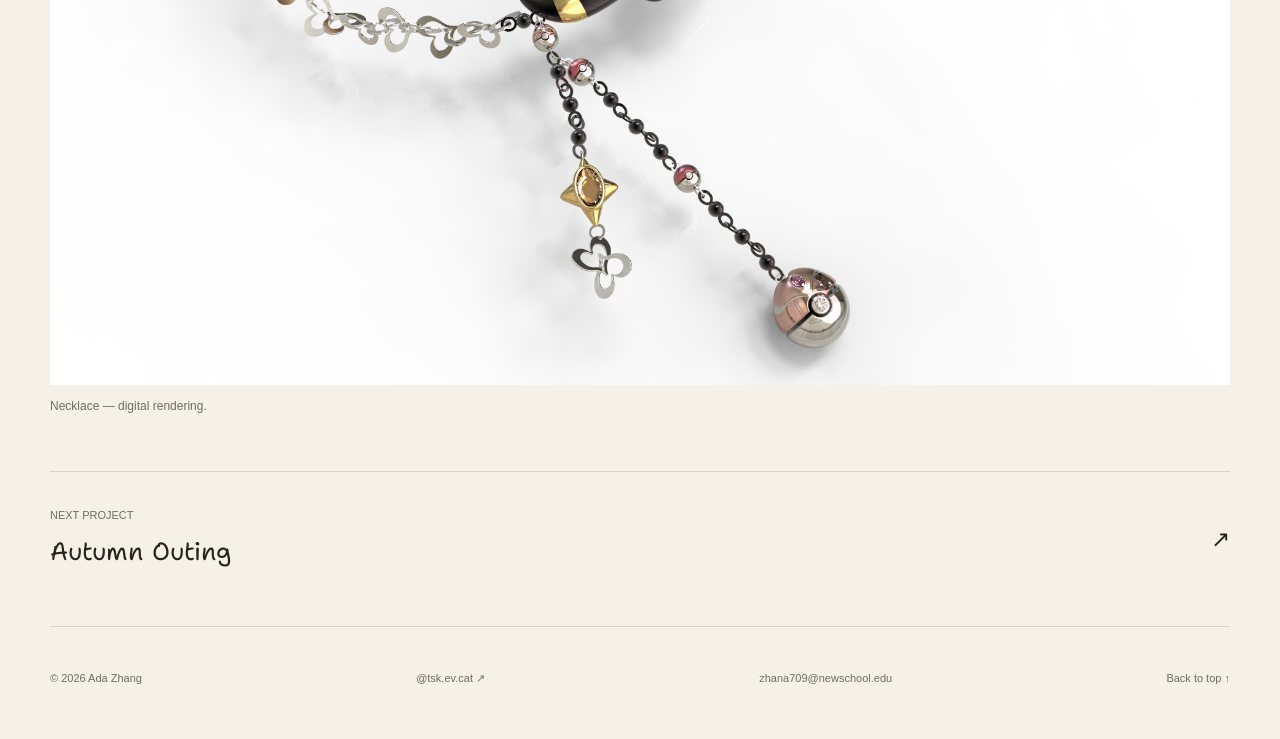
<file: projects/jewelry.html>
<!DOCTYPE html>
<html lang="en">
<head>
<meta charset="utf-8">
<meta name="viewport" content="width=device-width, initial-scale=1">
<title>Umbreon Jewelry Set | Ada Zhang</title>
<meta name="description" content="Ada Zhang — illustration, jewelry and design. Selected portfolio.">
<link rel="stylesheet" href="../style.css">
</head>
<body>
<a class="skip" href="#main">Skip to content</a>
<div class="wrap">
<header class="topbar">
<a class="wordmark" href="../index.html">Ada Zhang</a>
<nav class="nav" aria-label="Main navigation">
<a class="instagram-link" href="https://www.instagram.com/tsk.ev.cat/" target="_blank" rel="noopener noreferrer">Instagram ↗</a>
<a href="../index.html#tskev">Tsk! Ev</a>
<a href="../index.html#other-work">Other Work</a>

</nav>
</header>
<main id="main">
<section class="detail-head" id="top">
<a class="breadcrumb" href="../index.html#other-work">← Back to Other Work</a>
<p class="detail-kicker">Other Work</p>
<h1>Umbreon Jewelry Set</h1>
<p class="detail-subtitle">Jewelry · Object design</p>
</section>
<figure class="project-figure jewelry-hero"><img src="../images/umbreon-design-board.png" alt="Umbreon jewelry design board showing the coordinated necklace and ring, with multiple ring views."><figcaption>Ring and necklace — original design board. <a href="../documents/umbreon-jewelry-set.pdf" target="_blank" rel="noopener">View PDF ↗</a></figcaption></figure>
<section class="project-description" aria-label="Project information"><dl class="metadata"><div><dt>Discipline</dt><dd>Jewelry Design · 3D Modeling</dd></div><div><dt>Year</dt><dd>2024</dd></div><div><dt>Tools</dt><dd>Rhino</dd></div></dl><div class="copy"><h2>About the project</h2><p>This jewelry set reinterprets Umbreon as two coordinated pieces: a ring and a necklace. Both designs share sculptural character forms, dark and gold-toned surfaces, and gemstone accents. Created in Rhino, the project explores how a consistent visual language can connect different jewelry forms while giving each piece its own composition.</p><h2 class="process-heading">Process</h2><p>The most challenging part was building the curved surfaces in Rhino. The forms did not always develop as I imagined, and translating the character into three dimensions required repeated adjustments. Although the process was frustrating, seeing the completed renderings was deeply satisfying: both pieces finally came together in a way that felt close to my original idea.</p></div></section><section class="jewelry-gallery" aria-label="Jewelry details"><figure class="project-figure"><img src="../images/umbreon-necklace-detail.jpg" alt="Closer digital view of the Umbreon necklace, central character and hanging chain details." width="3840" height="2532" loading="lazy"><figcaption>Necklace — detail rendering.</figcaption></figure><figure class="project-figure"><img loading="lazy" src="../images/umbreon-necklace.jpg" alt="Digital rendering of an asymmetrical Umbreon necklace with dark and gold-toned character forms, silver-toned links and hanging charms." width="3840" height="2532"><figcaption>Necklace — digital rendering.</figcaption></figure></section>
<a class="next-project" href="ev-autumn.html">
<div>
<span class="next-label">NEXT PROJECT</span>
<span class="next-title">Autumn Outing</span>
</div>
<span class="arrow" aria-hidden="true">↗</span>
</a>
</main>
<footer class="footer">
<span>© 2026 Ada Zhang</span>
<a href="https://www.instagram.com/tsk.ev.cat/" target="_blank" rel="noopener noreferrer">@tsk.ev.cat ↗</a>

<a href="mailto:zhana709@newschool.edu">zhana709@newschool.edu</a>
<a href="#top">Back to top ↑</a>
</footer>
</div>
</body>
</html>
</file>
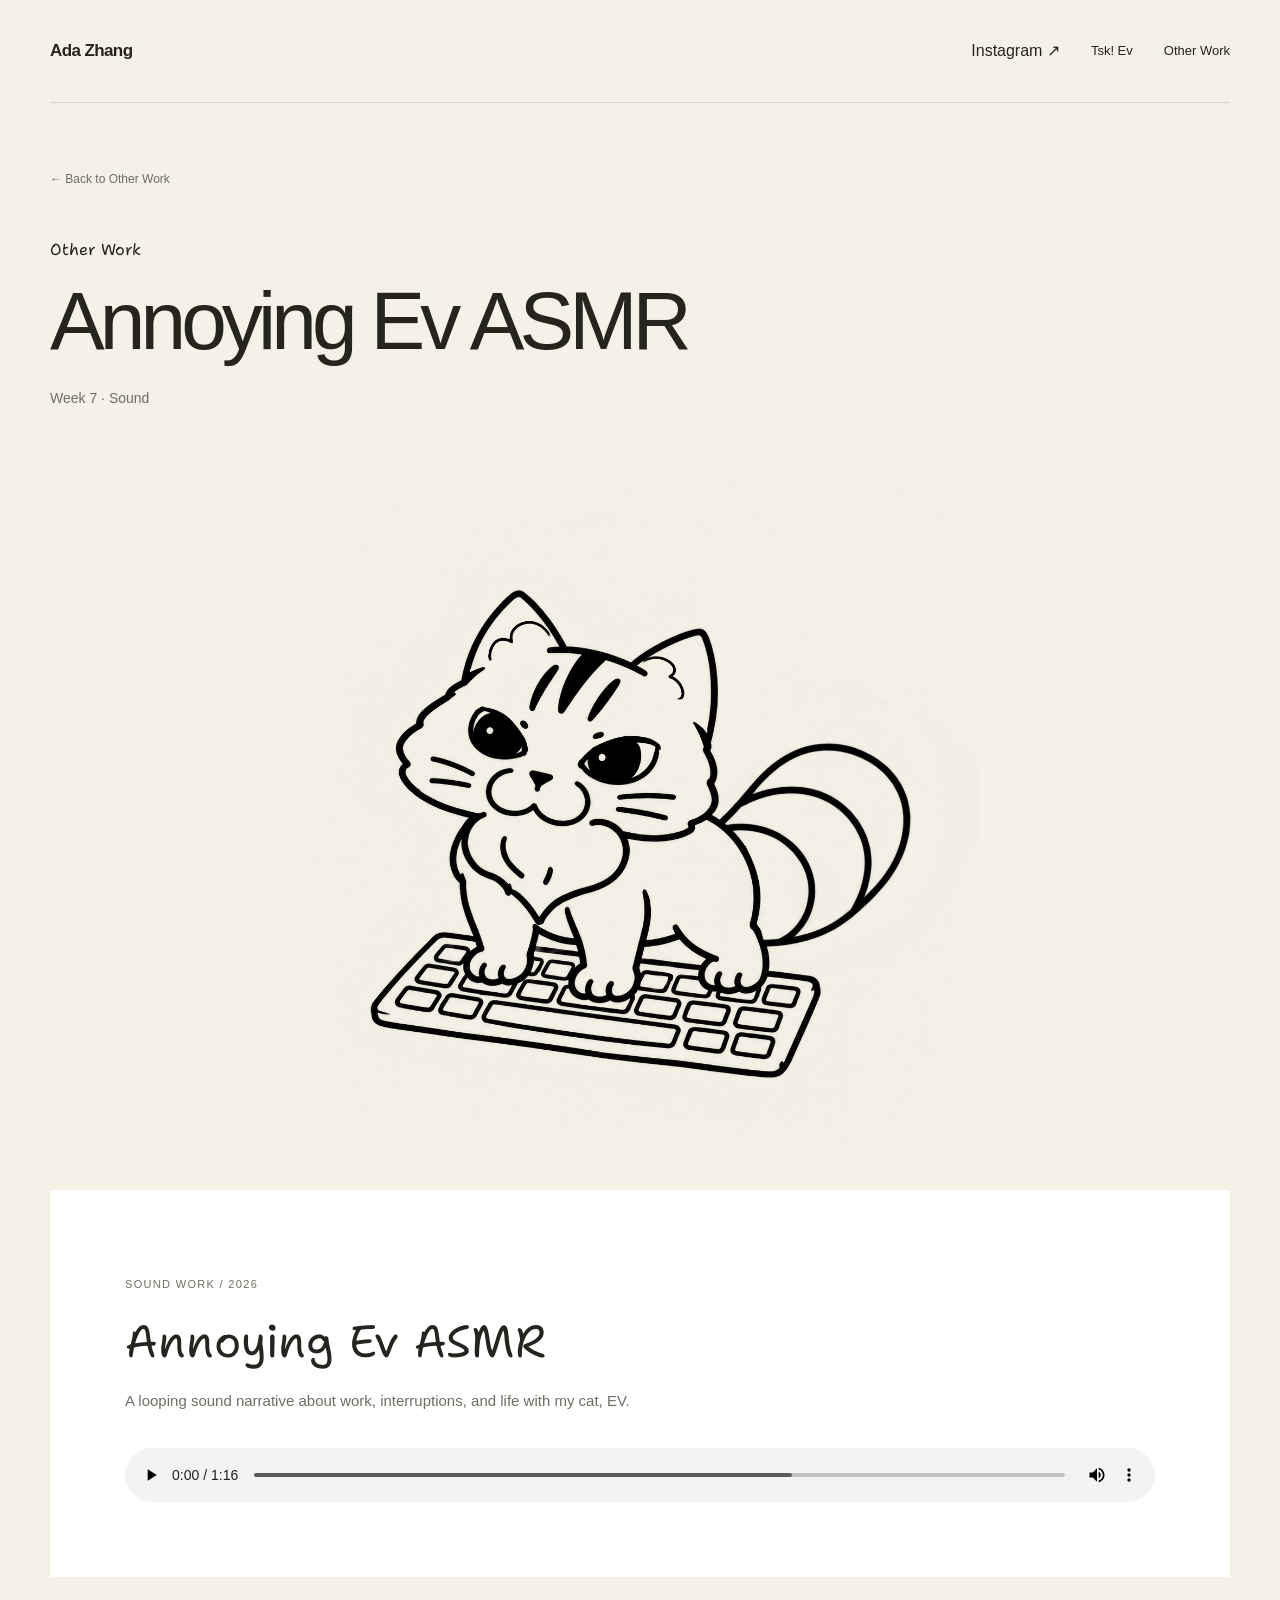
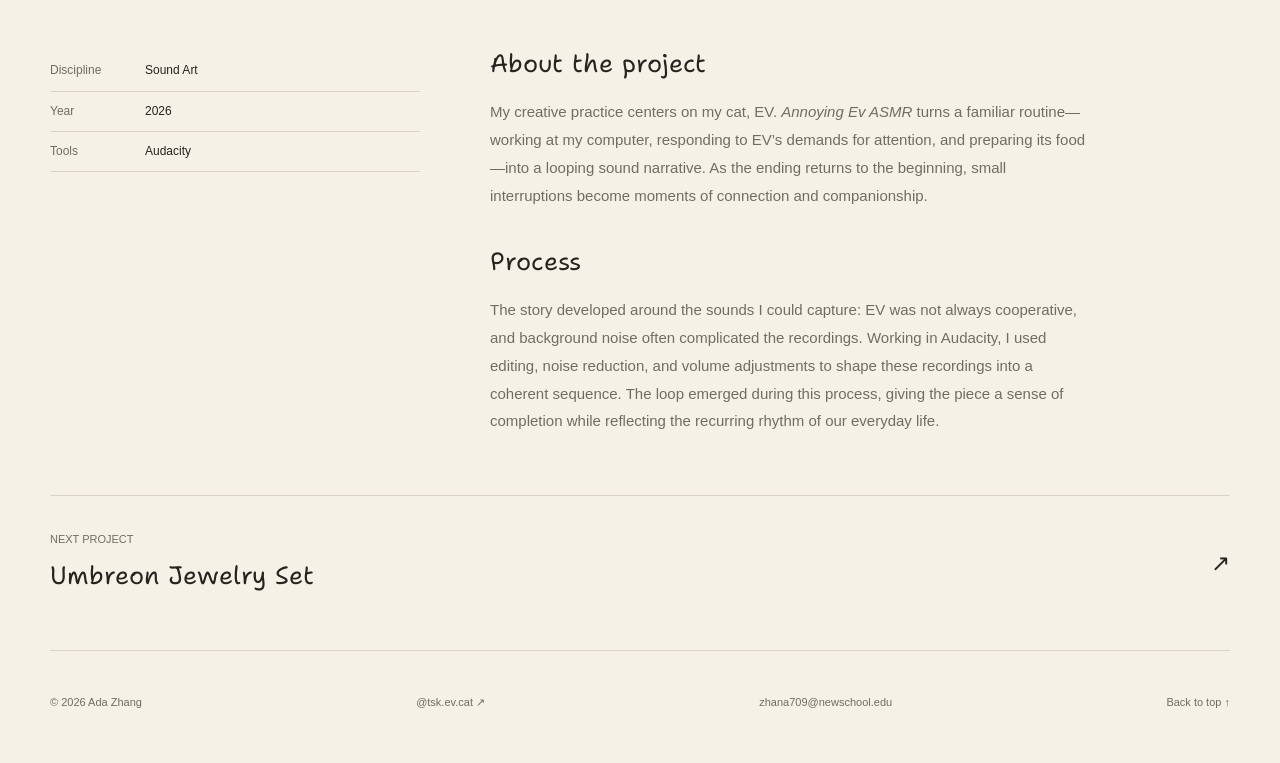
<file: projects/sound.html>
<!DOCTYPE html>
<html lang="en">
<head>
<meta charset="utf-8">
<meta name="viewport" content="width=device-width, initial-scale=1">
<title>Annoying Ev ASMR | Ada Zhang</title>
<meta name="description" content="Ada Zhang — illustration, jewelry and design. Selected portfolio.">
<link rel="stylesheet" href="../style.css">
</head>
<body>
<a class="skip" href="#main">Skip to content</a>
<div class="wrap">
<header class="topbar">
<a class="wordmark" href="../index.html">Ada Zhang</a>
<nav class="nav" aria-label="Main navigation">
<a class="instagram-link" href="https://www.instagram.com/tsk.ev.cat/" target="_blank" rel="noopener noreferrer">Instagram ↗</a>
<a href="../index.html#tskev">Tsk! Ev</a>
<a href="../index.html#other-work">Other Work</a>

</nav>
</header>
<main id="main">
<section class="detail-head" id="top">
<a class="breadcrumb" href="../index.html#other-work">← Back to Other Work</a>
<p class="detail-kicker">Other Work</p>
<h1>Annoying Ev ASMR</h1>
<p class="detail-subtitle">Week 7 · Sound</p>
</section>
<figure class="project-figure sound-cover"><img src="../images/ev-keyboard-cover.jpg" alt="EV standing on a keyboard, interrupting work." width="1254" height="1254"></figure>
<section class="audio-panel" aria-label="Listen to Annoying Ev ASMR"><p class="audio-label">SOUND WORK / 2026</p><h2>Annoying Ev ASMR</h2><p>A looping sound narrative about work, interruptions, and life with my cat, EV.</p><audio controls preload="metadata" aria-label="Play Annoying Ev ASMR"><source src="../media/annoying-ev-asmr.mp3" type="audio/mpeg">Your browser cannot play this audio. <a href="../media/annoying-ev-asmr.mp3">Download the audio</a>.</audio></section>
<section class="project-description" aria-label="Project information"><dl class="metadata"><div><dt>Discipline</dt><dd>Sound Art</dd></div><div><dt>Year</dt><dd>2026</dd></div><div><dt>Tools</dt><dd>Audacity</dd></div></dl><div class="copy"><h2>About the project</h2><p>My creative practice centers on my cat, EV. <em>Annoying Ev ASMR</em> turns a familiar routine—working at my computer, responding to EV’s demands for attention, and preparing its food—into a looping sound narrative. As the ending returns to the beginning, small interruptions become moments of connection and companionship.</p><h2 class="process-heading">Process</h2><p>The story developed around the sounds I could capture: EV was not always cooperative, and background noise often complicated the recordings. Working in Audacity, I used editing, noise reduction, and volume adjustments to shape these recordings into a coherent sequence. The loop emerged during this process, giving the piece a sense of completion while reflecting the recurring rhythm of our everyday life.</p></div></section>
<a class="next-project" href="jewelry.html">
<div>
<span class="next-label">NEXT PROJECT</span>
<span class="next-title">Umbreon Jewelry Set</span>
</div>
<span class="arrow" aria-hidden="true">↗</span>
</a>
</main>
<footer class="footer">
<span>© 2026 Ada Zhang</span>
<a href="https://www.instagram.com/tsk.ev.cat/" target="_blank" rel="noopener noreferrer">@tsk.ev.cat ↗</a>

<a href="mailto:zhana709@newschool.edu">zhana709@newschool.edu</a>
<a href="#top">Back to top ↑</a>
</footer>
</div>
</body>
</html>
</file>
<file: style.css>
@import url('https://fonts.googleapis.com/css2?family=Shantell+Sans:wght@400;500&display=swap');

:root{--paper:#f5f1e7;--ink:#25241f;--muted:#716d63;--line:#d9d3c6;--white:#fff;--hand:'Shantell Sans','Comic Sans MS',cursive}

*{box-sizing:border-box}
html{scroll-behavior:smooth;scroll-padding-top:30px}
body{margin:0;background:var(--paper);color:var(--ink);font-family:Arial,Helvetica,sans-serif;font-size:16px;line-height:1.6}
a{color:inherit;text-decoration:none}
a:focus-visible{outline:2px solid var(--ink);outline-offset:7px}
a,button{-webkit-tap-highlight-color:transparent}
::selection{background:#ded5be}
.wrap{width:min(1180px,calc(100% - 96px));margin-inline:auto}
.skip{position:fixed;top:-80px;left:20px;padding:10px;background:var(--white);z-index:10}
.skip:focus{top:10px}
.topbar{display:flex;align-items:center;justify-content:space-between;gap:24px;padding:29px 0;border-bottom:1px solid var(--line)}
.wordmark{font-size:17px;font-weight:600;letter-spacing:-.6px;min-height:44px;display:flex;align-items:center}
.nav{display:flex;gap:31px;align-items:center}
.nav a{font-size:13px;min-height:44px;display:flex;align-items:center;position:relative}
.nav a:after{content:'';position:absolute;left:0;right:0;bottom:7px;border-bottom:1px solid;transform:scaleX(0);transform-origin:left;transition:transform .2s}
.nav a:hover:after{transform:scaleX(1)}
.hero{padding:92px 0 87px}
.hero-name{display:flex;align-items:baseline;flex-wrap:wrap;column-gap:30px}
.hero h1{font-size:clamp(66px,10.6vw,146px);font-weight:400;letter-spacing:-.075em;line-height:1.04;margin:0}
.chinese{font-family:serif;font-size:23px;color:#9b9588;letter-spacing:.16em}
.roles{font-size:14px;letter-spacing:.035em;margin:29px 0 0;color:var(--muted)}
.hero-bottom{display:flex;align-items:center;justify-content:space-between;margin-top:67px}
.hand{font-family:var(--hand);font-weight:400}
.hero-note{font-size:17px;transform:rotate(-3deg);margin:0}
.scroll-note{font-size:12px;color:var(--muted);display:flex;align-items:center;gap:15px}
.arrow{font-size:23px;font-weight:400;display:inline-block;transition:transform .2s}
.section{padding:42px 0 78px;border-top:1px solid var(--line)}
.section-head{display:flex;align-items:baseline;justify-content:space-between;gap:24px;margin-bottom:34px}
.section-title{display:flex;align-items:baseline;gap:20px}
.section h2{font-family:var(--hand);font-size:42px;line-height:1.2;font-weight:500;letter-spacing:-1.5px;margin:0}
.section-number{font-size:11px;color:var(--muted);letter-spacing:.08em}
.section-description{font-size:12px;color:var(--muted);margin:0}
.grid{display:grid;gap:30px}
.grid.two{grid-template-columns:1fr 1fr}
.grid.three{grid-template-columns:repeat(3,1fr)}
.project{display:block;min-width:0}
.placeholder{background:var(--white);display:flex;align-items:center;justify-content:center;text-align:center;aspect-ratio:1.28;padding:25px;position:relative;transition:transform .22s}
.placeholder-content{max-width:290px}
.placeholder .slot{display:block;font-size:10px;letter-spacing:.14em;text-transform:uppercase;color:#827b70;margin-bottom:14px}
.placeholder strong{font-size:16px;font-weight:400;color:#706b62;display:block}
.placeholder small{display:block;font-size:12px;color:#777168;margin-top:8px;line-height:1.7}
.project:hover .placeholder{transform:translateY(-5px)}
.project:hover .arrow{transform:translate(3px,-3px)}
.project-info{display:flex;justify-content:space-between;align-items:center;gap:16px;margin-top:18px}
.project-title{font-size:17px;font-weight:400;letter-spacing:-.35px;margin:0}
.project-category{font-size:11px;letter-spacing:.025em;color:var(--muted);margin:4px 0 0}
.grid.three .project-title{font-size:16px}
.footer{border-top:1px solid var(--line);padding:30px 0 38px;display:flex;justify-content:space-between;align-items:center;gap:22px;font-size:11px;color:var(--muted)}
.footer-note{font-family:var(--hand);font-size:15px;color:var(--ink)}
.detail-head{padding:55px 0 46px}
.breadcrumb{font-size:12px;color:var(--muted);min-height:44px;display:inline-flex;align-items:center;gap:12px}
.detail-kicker{font-family:var(--hand);font-size:16px;margin:35px 0 14px}
.detail-head h1{font-size:clamp(42px,6.5vw,82px);letter-spacing:-.06em;font-weight:400;line-height:1.08;margin:0;max-width:950px}
.detail-subtitle{font-size:14px;color:var(--muted);margin-top:22px}
.detail-main{aspect-ratio:1.75}
.project-description{display:grid;grid-template-columns:1fr 2fr;gap:70px;padding:52px 0 60px}
.metadata{font-size:12px}
.metadata div{display:grid;grid-template-columns:80px 1fr;gap:15px;padding:10px 0;border-bottom:1px solid var(--line)}
.metadata dt{color:var(--muted)}
.metadata dd{margin:0}
.copy h2{font-family:var(--hand);font-weight:400;font-size:25px;margin:4px 0 15px}
.copy p{font-size:15px;max-width:600px;margin:0;color:var(--muted)}
.detail-slots{display:grid;grid-template-columns:1fr 1fr;gap:30px;margin:0 0 65px}
.detail-slots .placeholder{aspect-ratio:1.15}
.next-project{border-top:1px solid var(--line);padding:35px 0 55px;display:flex;justify-content:space-between;align-items:center;gap:24px}
.next-label{font-size:11px;color:var(--muted);display:block;margin-bottom:6px}
.next-title{font-family:var(--hand);font-size:25px}
.draft-note{font-size:12px;color:var(--muted);margin:0 0 35px;max-width:700px}

@media(min-width:1500px){.hero{padding-top:110px}
}
@media(max-width:850px){.wrap{width:calc(100% - 56px)}
.grid.three{grid-template-columns:1fr 1fr}
.hero{padding:70px 0}
.section-description{max-width:170px;text-align:right}
.project-description{gap:35px;grid-template-columns:1fr 1.6fr}
.hero h1{font-size:100px}
.chinese{font-size:20px}
}

@media(max-width:560px){.wrap{width:calc(100% - 40px)}
.topbar{padding:17px 0;gap:16px}
.nav{gap:19px}
.nav a{font-size:12px}
.hero{padding:57px 0 50px}
.hero h1{font-size:clamp(58px,15vw,84px)}
.hero-name{gap:15px}
.chinese{font-size:17px;margin-top:15px}
.roles{font-size:12px;margin-top:21px;max-width:260px;line-height:1.9}
.hero-bottom{margin-top:43px}
.hero-note{font-size:15px}
.scroll-note{font-size:10px}
.section{padding:30px 0 48px}
.section h2{font-size:32px}
.section-head{align-items:flex-start;margin-bottom:26px}
.section-title{gap:10px}
.section-description{max-width:125px;font-size:10px;padding-top:5px}
.grid.two,.grid.three{grid-template-columns:1fr;gap:35px}
.placeholder{aspect-ratio:1.3}
.project-info{margin-top:13px}
.footer{align-items:flex-start;font-size:10px;padding-top:24px}
.footer-note{font-size:13px}
.detail-head{padding-top:30px}
.detail-kicker{margin-top:25px}
.detail-main{aspect-ratio:1.15}
.project-description{grid-template-columns:1fr;gap:28px;padding:30px 0 38px}
.metadata{margin:0}
.detail-slots{grid-template-columns:1fr;gap:20px;margin-bottom:40px}
.detail-slots .placeholder{aspect-ratio:1.3}
.next-title{font-size:20px}
.next-project{padding:27px 0 35px}
}

@media(prefers-reduced-motion:reduce){html{scroll-behavior:auto}
*,*:before,*:after{transition:none!important;animation:none!important}
}


/* Approved EV homepage art. Multiply blends white JPEG paper into cream
   without editing the user's original artwork. Contain preserves the full drawing. */
.project-art{aspect-ratio:1.28;display:flex;align-items:center;justify-content:center;background:var(--paper);padding:16px;transition:transform .22s}

.project-art img{display:block;width:100%;height:100%;min-height:0;object-fit:contain;mix-blend-mode:multiply}

.project:hover .project-art{transform:translateY(-5px)}

@media(max-width:560px){.project-art{aspect-ratio:1.3;padding:12px}
}

@media(prefers-reduced-motion:reduce){.project-art{transition:none}
}


/* v2: local handwritten names, larger Chinese name, brand logo and videos. */
@font-face{font-family:'Ada Hand';src:url('fonts/ada-hand.woff2');font-display:swap;font-weight:400}
@font-face{font-family:'Yuexin Hand';src:url('fonts/zhang-hand.woff2');font-display:swap;font-weight:400}
.hero h1{font-family:'Ada Hand',var(--hand);font-size:clamp(72px,10.3vw,140px);font-weight:400;letter-spacing:-.045em;line-height:1.2}
.chinese{font-family:'Yuexin Hand',serif;font-size:clamp(32px,3.6vw,49px);letter-spacing:.06em;color:#8d877b}
.hero-name{column-gap:38px;row-gap:8px}
.hero-bottom{justify-content:flex-end;margin-top:40px}
.brand-logo{display:block;width:110px;height:83px;object-fit:contain}
.video-story{margin-bottom:65px}
.video-story video,.course-video video{display:block;width:100%;max-height:740px;background:#191917;object-fit:contain}
.video-story video{aspect-ratio:16/9}
.course-video video{max-height:760px}
.story-caption{display:grid;grid-template-columns:45px 1fr;gap:20px;max-width:800px;margin-top:27px}
.story-number{font-size:12px;color:var(--muted);padding-top:8px}
.story-caption h2{font-family:var(--hand);font-weight:400;font-size:27px;margin:0 0 12px}
.story-caption p{font-size:15px;line-height:1.8;color:var(--muted);margin:0}
.instagram-note{font-size:13px;color:var(--muted);margin:0 0 50px}
.instagram-note a{text-decoration:underline;text-underline-offset:4px}
@media(max-width:560px){.nav{gap:13px}.nav a{font-size:11px}.wordmark{font-size:15px;white-space:nowrap}.topbar{gap:10px}.hero h1{font-size:clamp(57px,14vw,78px)}.chinese{font-size:34px;margin-top:0}.hero-name{column-gap:20px}.hero-bottom{margin-top:24px}.brand-logo{width:85px;height:64px}.story-caption{grid-template-columns:25px 1fr;gap:12px}.story-caption h2{font-size:23px}.video-story{margin-bottom:45px}}

/* v3: supplied project media and completed project descriptions */
.process-heading{margin-top:32px!important}.copy p{line-height:1.85}
.project-figure{margin:0 0 42px}.project-figure img{display:block;width:100%;height:auto;object-fit:contain}.project-figure figcaption{font-size:12px;color:var(--muted);margin-top:12px}.project-figure a{text-decoration:underline;text-underline-offset:4px}
.ballet-still{max-width:800px;margin:0 auto 60px}.course-video video{background:var(--paper);max-height:800px;object-fit:contain}
.audio-panel{background:var(--white);padding:clamp(25px,6vw,75px);margin-bottom:10px}.audio-panel h2{font-family:var(--hand);font-size:clamp(26px,4vw,45px);font-weight:400;line-height:1.25;margin:20px 0}.audio-panel p{max-width:550px;font-size:15px;color:var(--muted)}.audio-panel .audio-label{font-size:11px;letter-spacing:.12em}.audio-panel audio{display:block;width:100%;margin-top:35px}
.portfolio-cover img{mix-blend-mode:normal}.portfolio-cover{padding:0}.portfolio-cover img{object-fit:contain}.jewelry-gallery{margin-bottom:55px}

/* v4: sound cover and complete jewelry board as the large opening image. */
.sound-cover{max-width:680px;margin:0 auto 40px}.sound-cover img{mix-blend-mode:multiply}
.jewelry-hero{width:100%;margin-bottom:45px}.jewelry-hero img{width:100%;height:auto;max-height:none;object-fit:contain}

/* v6: regular Chinese name; left Instagram; autumn collection. */
.chinese{font-family:'PingFang SC','Microsoft YaHei','Noto Sans CJK SC',sans-serif;font-weight:400;font-size:clamp(30px,3.2vw,43px);letter-spacing:.08em}
.nav .instagram-link{font-size:16px;font-weight:500}.nav{justify-content:flex-start}.footer{flex-wrap:wrap}.footer a{min-height:44px;display:inline-flex;align-items:center}
.autumn-display{max-width:850px;margin-inline:auto}.sticker-sheet{max-width:900px;margin-inline:auto}.gallery-heading{font-family:var(--hand);font-size:28px;font-weight:400;margin:15px 0 25px}.photo-scenes{display:grid;grid-template-columns:repeat(3,1fr);gap:24px}.photo-scenes img{aspect-ratio:2/3;object-fit:contain;background:white}.left-aligned,.instagram-note{text-align:left;margin-left:0}.video-story video{margin-left:0}
@media(max-width:560px){.chinese{font-size:32px}.nav .instagram-link{font-size:13px}.nav{gap:12px}.photo-scenes{grid-template-columns:1fr}.photo-scenes img{aspect-ratio:auto}.footer{gap:10px 20px}}
</file>
